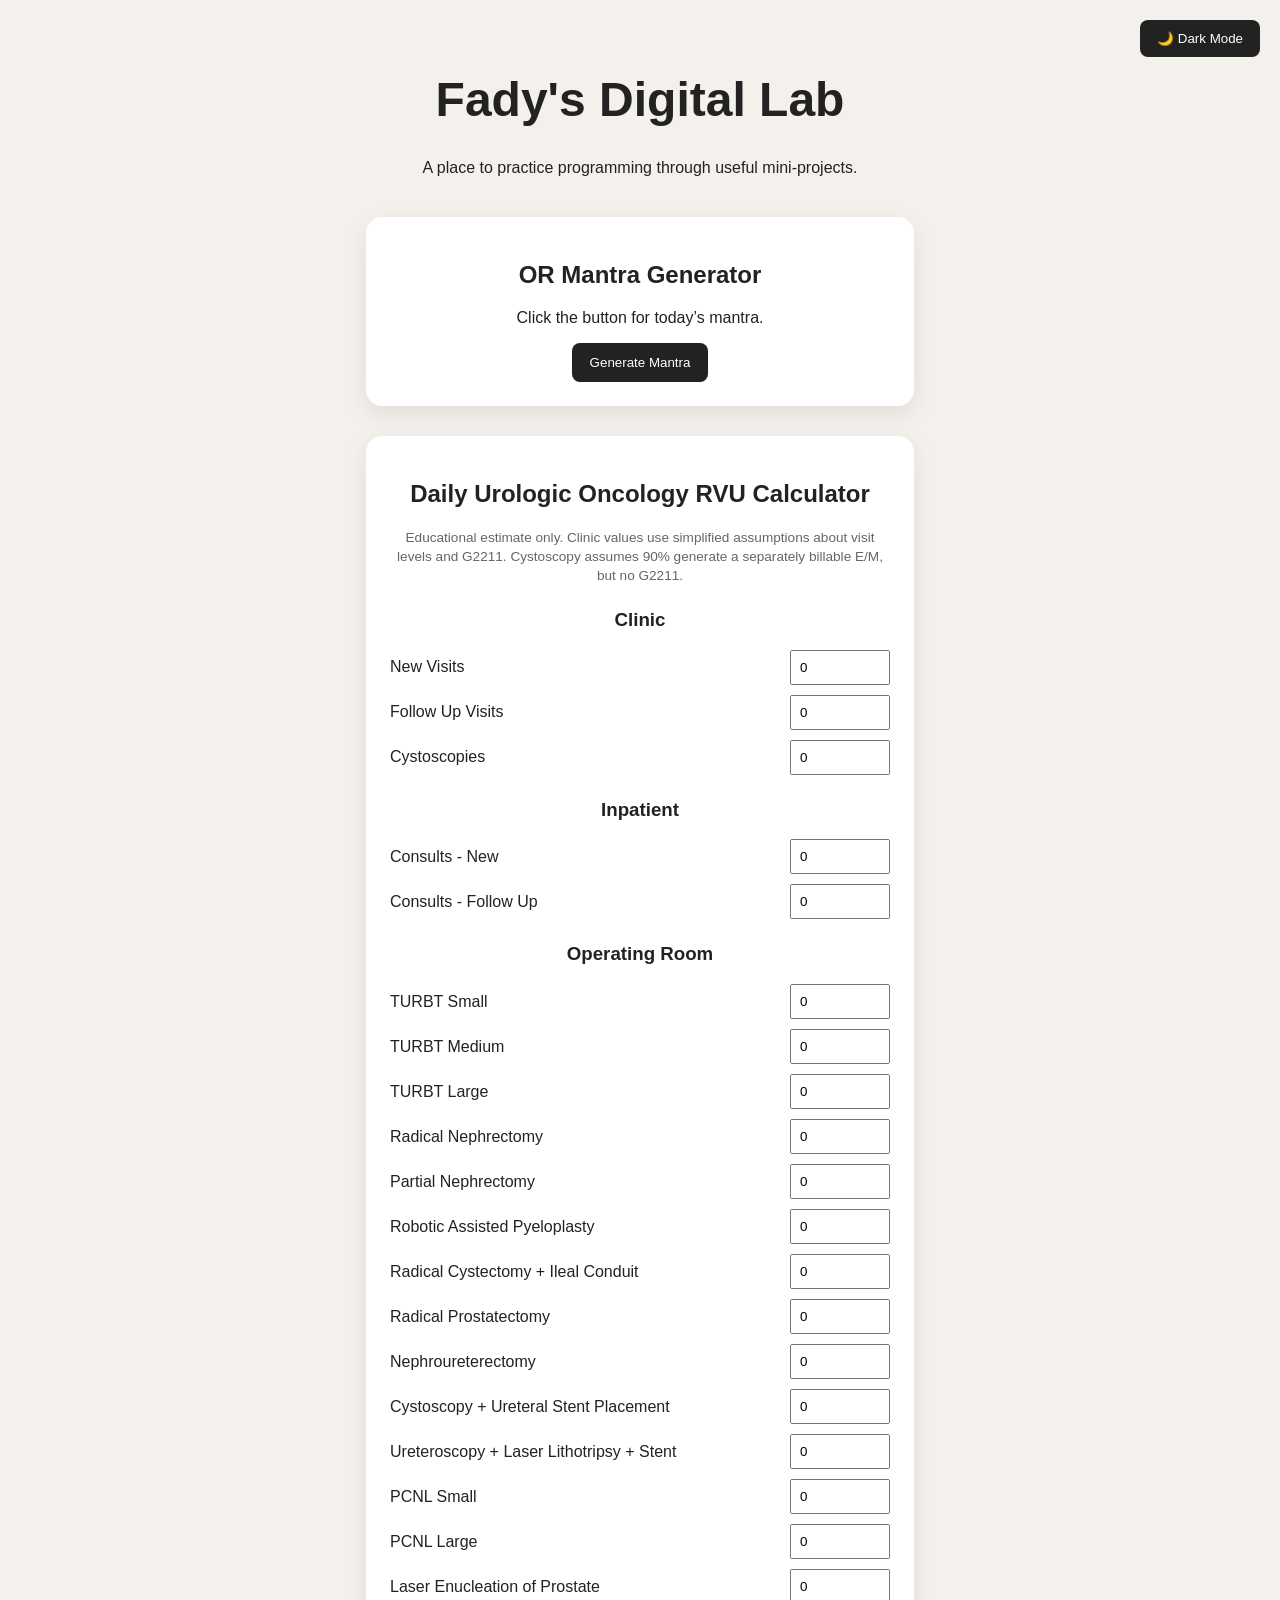
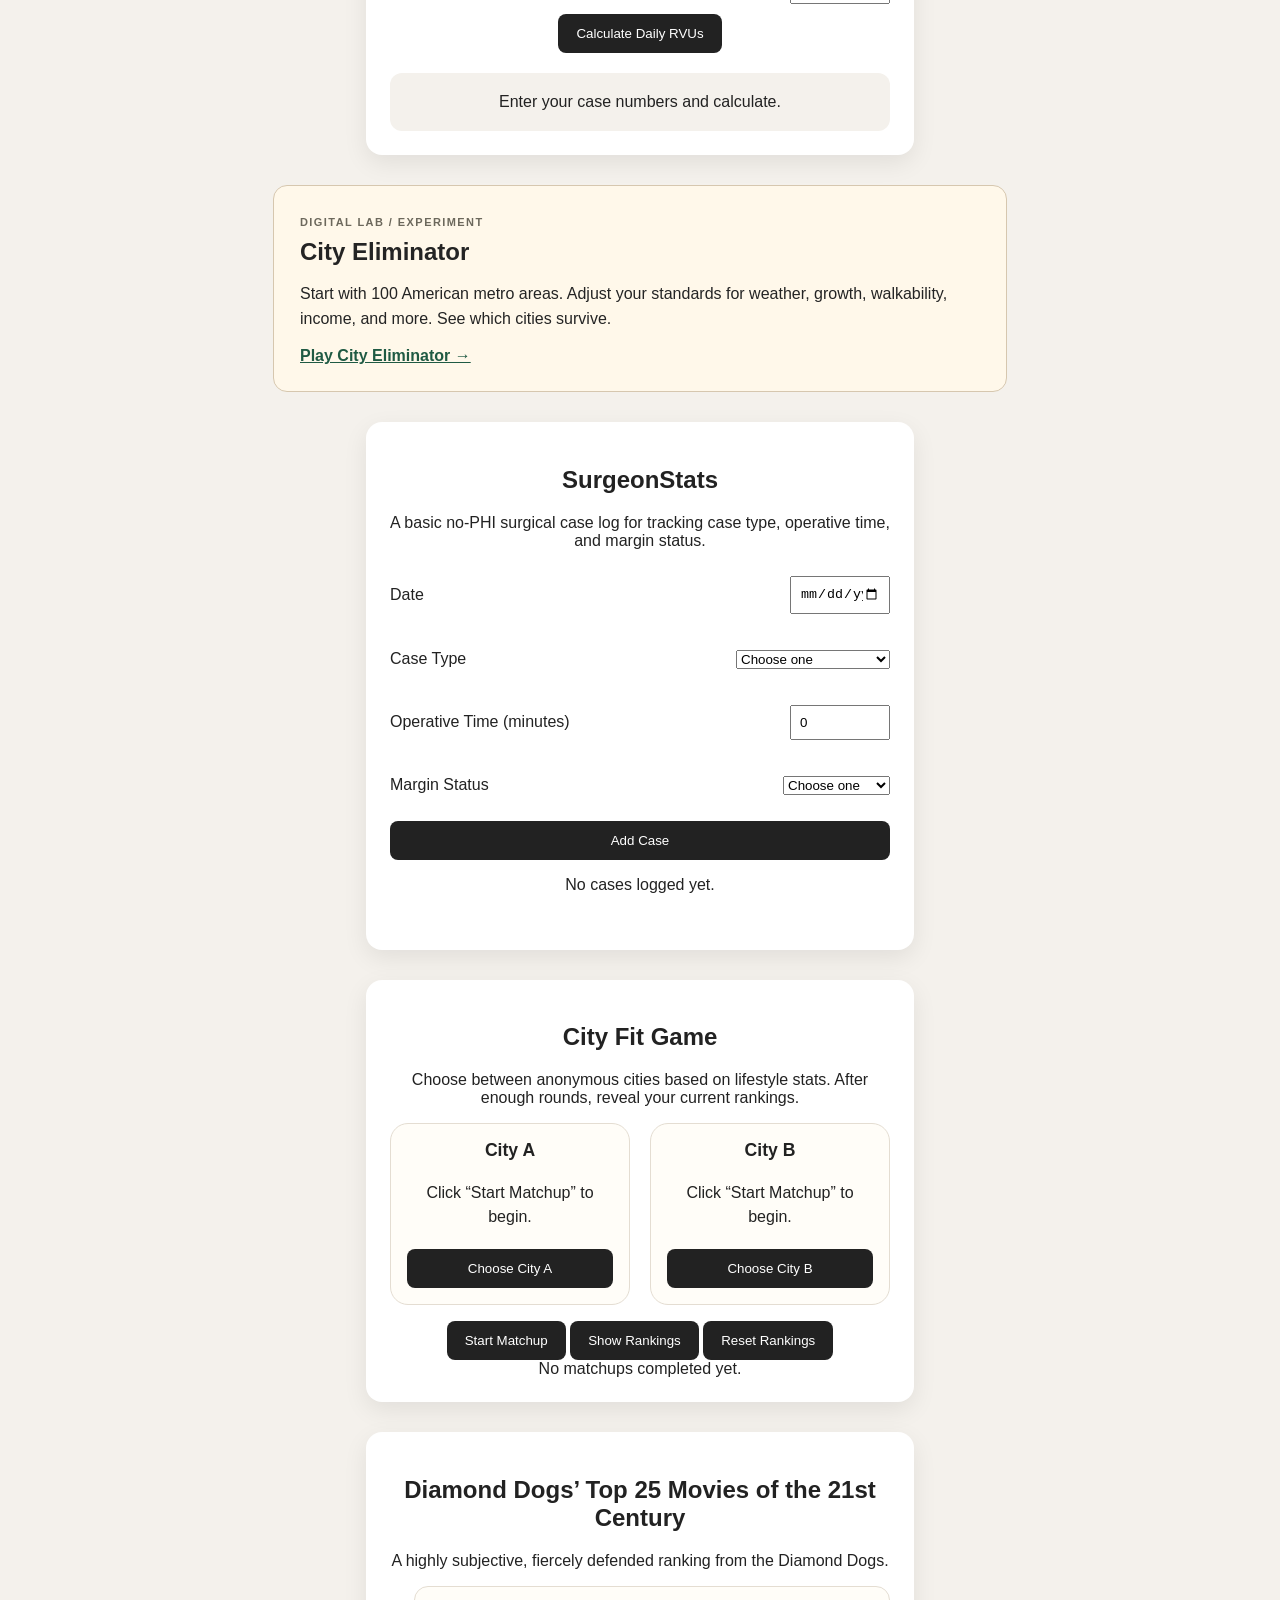
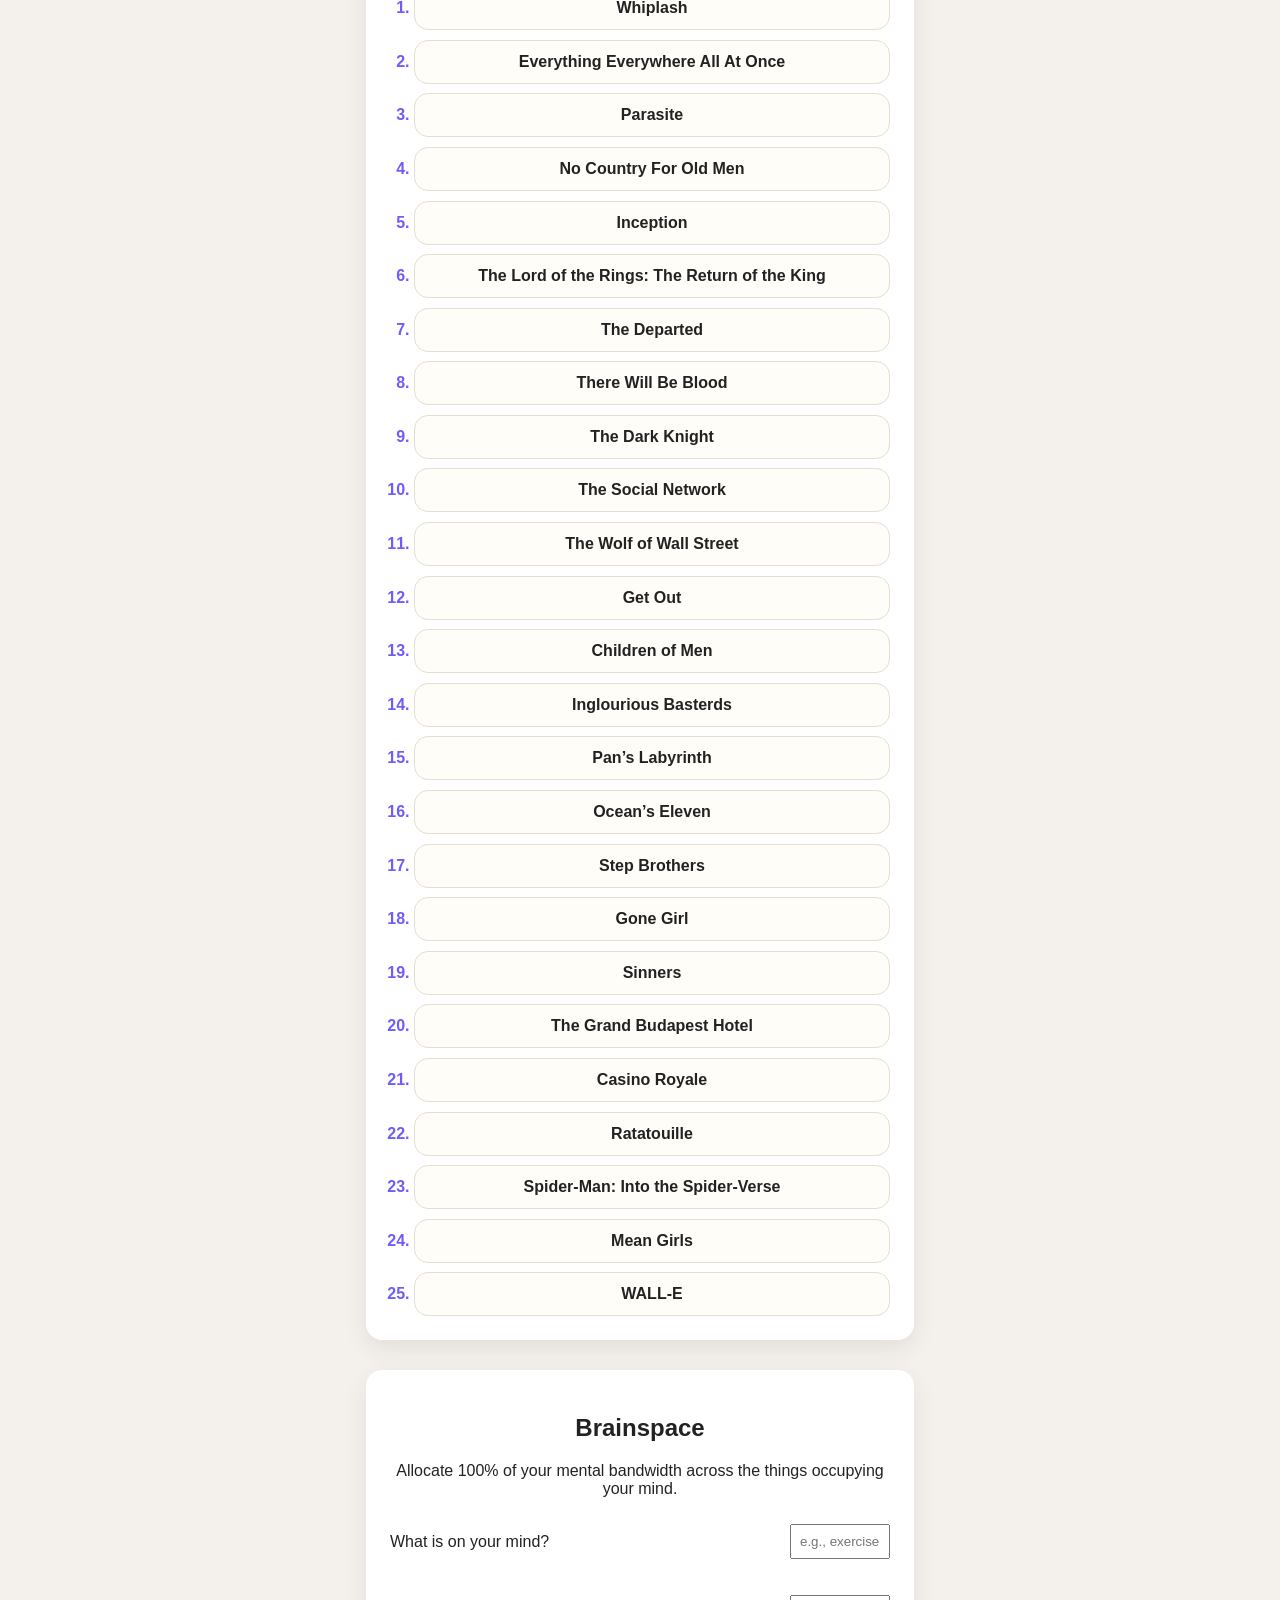
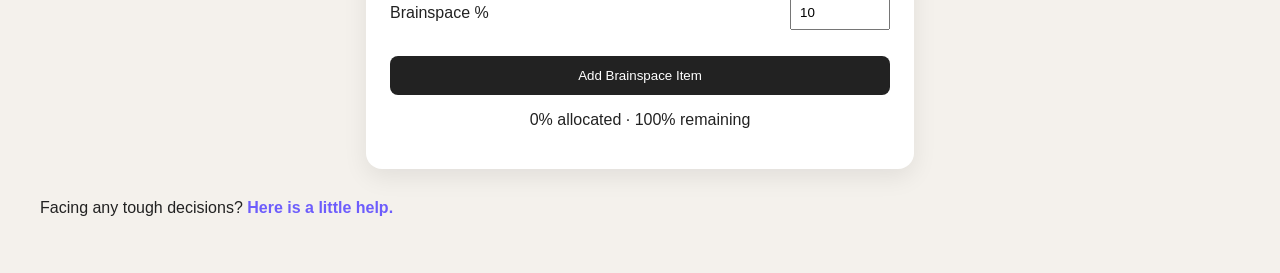
<file: index.html>
<!DOCTYPE html>
<html lang="en">
<head>
  <meta charset="UTF-8" />
  <meta name="viewport" content="width=device-width, initial-scale=1.0" />
  <title>Fady's Digital Lab</title>
  <link rel="stylesheet" href="styles.css" />
</head>
<body>
  <header>
    <h1>Fady's Digital Lab</h1>
    <p>A place to practice programming through useful mini-projects.</p>
  </header>
    <button id="theme-toggle">🌙 Dark Mode</button>
  <main>
<!--Mantra generator card -->
    <section class="card">
       <h2>OR Mantra Generator</h2>
       <img id="mantraImage" style="display: none;" width="300" />
       <p id="mantra">Click the button for today’s mantra.</p>
       <button onclick="generateMantra()">Generate Mantra</button>
    </section>
<!--Urologic Oncology Daily RVU Calculator card -->
    <section class="card">
  <h2>Daily Urologic Oncology RVU Calculator</h2>

  <p class="disclaimer">
    Educational estimate only. Clinic values use simplified assumptions about visit levels and G2211.
    Cystoscopy assumes 90% generate a separately billable E/M, but no G2211.
  </p>

  <h3>Clinic</h3>

  <div class="rvu-row">
    <label for="newVisits">New Visits</label>
    <input type="number" id="newVisits" value="0" min="0">
  </div>

  <div class="rvu-row">
    <label for="followUps">Follow Up Visits</label>
    <input type="number" id="followUps" value="0" min="0">
  </div>

  <div class="rvu-row">
    <label for="cystos">Cystoscopies</label>
    <input type="number" id="cystos" value="0" min="0">
  </div>

  <h3>Inpatient</h3>

  <div class="rvu-row">
    <label for="newConsults">Consults - New</label>
    <input type="number" id="newConsults" value="0" min="0">
  </div>

  <div class="rvu-row">
    <label for="followConsults">Consults - Follow Up</label>
    <input type="number" id="followConsults" value="0" min="0">
  </div>

  <h3>Operating Room</h3>

<div class="rvu-row">
  <label for="turbtSmall">TURBT Small</label>
  <input type="number" id="turbtSmall" value="0" min="0">
</div>

<div class="rvu-row">
  <label for="turbtMedium">TURBT Medium</label>
  <input type="number" id="turbtMedium" value="0" min="0">
</div>

<div class="rvu-row">
  <label for="turbtLarge">TURBT Large</label>
  <input type="number" id="turbtLarge" value="0" min="0">
</div>

<div class="rvu-row">
  <label for="radicalNeph">Radical Nephrectomy</label>
  <input type="number" id="radicalNeph" value="0" min="0">
</div>

<div class="rvu-row">
  <label for="partialNeph">Partial Nephrectomy</label>
  <input type="number" id="partialNeph" value="0" min="0">
</div>

<div class="rvu-row">
  <label for="roboticPyeloplasty">Robotic Assisted Pyeloplasty</label>
  <input type="number" id="roboticPyeloplasty" value="0" min="0">
</div>

<div class="rvu-row">
  <label for="cystectomy">Radical Cystectomy + Ileal Conduit</label>
  <input type="number" id="cystectomy" value="0" min="0">
</div>

<div class="rvu-row">
  <label for="prostatectomy">Radical Prostatectomy</label>
  <input type="number" id="prostatectomy" value="0" min="0">
</div>

<div class="rvu-row">
  <label for="nephroureterectomy">Nephroureterectomy</label>
  <input type="number" id="nephroureterectomy" value="0" min="0">
</div>

<div class="rvu-row">
  <label for="cystoscopyUreteralStent">Cystoscopy + Ureteral Stent Placement</label>
  <input type="number" id="cystoscopyUreteralStent" value="0" min="0">
</div>

<div class="rvu-row">
  <label for="ureteroscopyLaser">Ureteroscopy + Laser Lithotripsy + Stent</label>
  <input type="number" id="ureteroscopyLaser" value="0" min="0">
</div>

<div class="rvu-row">
  <label for="pcnlSmall">PCNL Small</label>
  <input type="number" id="pcnlSmall" value="0" min="0">
</div>

<div class="rvu-row">
  <label for="pcnlLarge">PCNL Large</label>
  <input type="number" id="pcnlLarge" value="0" min="0">
</div>

<div class="rvu-row">
  <label for="laserEnucleation">Laser Enucleation of Prostate</label>
  <input type="number" id="laserEnucleation" value="0" min="0">
</div>
  <button onclick="calculateDailyRVUs()">Calculate Daily RVUs</button>
 
  <div id="dailyRVUResult" class="result-box">
    Enter your case numbers and calculate.
  </div>

</section>

<article class="city-link-card">
  <span class="city-card-kicker">DIGITAL LAB / EXPERIMENT</span>
  <h2>City Eliminator</h2>
  <p>Start with 100 American metro areas. Adjust your standards for weather, growth, walkability, income, and more. See which cities survive.</p>
  <a href="city-game.html">Play City Eliminator →</a>
</article>


<!-- SurgeonStats v0.1-->

<!-- SurgeonStats: basic personal surgical case log -->
<section class="card surgeonstats-card">
  <div class="card-header">
    <div>
      <h2>SurgeonStats</h2>
      <p class="muted">
        A basic no-PHI surgical case log for tracking case type, operative time, and margin status.
      </p>
    </div>
  </div>

  <div class="surgeonstats-form">
    <div class="rvu-row">
      <label for="surgeonstats-date">Date</label>
      <input id="surgeonstats-date" type="date" />
    </div>

    <div class="rvu-row">
      <label for="surgeonstats-case-type">Case Type</label>
      <select id="surgeonstats-case-type">
        <option value="">Choose one</option>
        <option value="Radical prostatectomy">Radical prostatectomy</option>
        <option value="Partial nephrectomy">Partial nephrectomy</option>
        <option value="Radical nephrectomy">Radical nephrectomy</option>
        <option value="Radical cystectomy">Radical cystectomy</option>
        <option value="Nephroureterectomy">Nephroureterectomy</option>
        <option value="RPLND">RPLND</option>
        <option value="Adrenalectomy">Adrenalectomy</option>
        <option value="Other">Other</option>
      </select>
    </div>

    <div class="rvu-row">
      <label for="surgeonstats-op-time">Operative Time (minutes)</label>
      <input id="surgeonstats-op-time" type="number" min="0" value="0" />
    </div>

    <div class="rvu-row">
      <label for="surgeonstats-margin-status">Margin Status</label>
      <select id="surgeonstats-margin-status">
        <option value="">Choose one</option>
        <option value="Negative">Negative</option>
        <option value="Positive">Positive</option>
        <option value="Not applicable">Not applicable</option>
        <option value="Pending">Pending</option>
      </select>
    </div>

    <button id="add-surgeonstats-case-btn" type="button">Add Case</button>
  </div>

  <div id="surgeonstats-summary" class="empty-state">
    No cases logged yet.
  </div>

  <div id="surgeonstats-dashboard" class="surgeonstats-dashboard"></div>

  <div id="surgeonstats-list" class="surgeonstats-list"></div>
</section>

<!-- City Fit Game: anonymous head-to-head city comparison -->
<section class="card city-game-card">
  <div class="card-header">
    <div>
      <h2>City Fit Game</h2>
      <p class="muted">
        Choose between anonymous cities based on lifestyle stats. After enough rounds, reveal your current rankings.
      </p>
    </div>
  </div>

  <div class="city-matchup">
    <div class="city-option">
      <h3>City A</h3>
      <div id="city-a-stats" class="city-stats">
        Click “Start Matchup” to begin.
      </div>
      <button id="choose-city-a-btn" type="button" disabled>Choose City A</button>
    </div>

    <div class="city-option">
      <h3>City B</h3>
      <div id="city-b-stats" class="city-stats">
        Click “Start Matchup” to begin.
      </div>
      <button id="choose-city-b-btn" type="button" disabled>Choose City B</button>
    </div>
  </div>

  <div class="button-row">
    <button id="start-city-matchup-btn" type="button">Start Matchup</button>

    <button id="show-city-results-btn" class="secondary-button" type="button">
      Show Rankings
    </button>

    <button id="reset-city-game-btn" class="danger-button" type="button">
     Reset Rankings
    </button>
  </div>

  <div id="city-game-status" class="empty-state">
    No matchups completed yet.
  </div>

  <div id="city-results" class="city-results hidden"></div>
</section>

<!-- Diamond Dogs movie ranking card -->
 <section class="card movie-ranking-card">
  <div class="card-header">
    <div>
      <h2>Diamond Dogs’ Top 25 Movies of the 21st Century</h2>
      <p class="muted">
        A highly subjective, fiercely defended ranking from the Diamond Dogs.
      </p>
    </div>
  </div>

  <ol class="movie-ranking-list">
    <li><span>Whiplash</span></li>
    <li><span>Everything Everywhere All At Once</span></li>
    <li><span>Parasite</span></li>
    <li><span>No Country For Old Men</span></li>
    <li><span>Inception</span></li>
    <li><span>The Lord of the Rings: The Return of the King</span></li>
    <li><span>The Departed</span></li>
    <li><span>There Will Be Blood</span></li>
    <li><span>The Dark Knight</span></li>
    <li><span>The Social Network</span></li>
    <li><span>The Wolf of Wall Street</span></li>
    <li><span>Get Out</span></li>
    <li><span>Children of Men</span></li>
    <li><span>Inglourious Basterds</span></li>
    <li><span>Pan’s Labyrinth</span></li>
    <li><span>Ocean’s Eleven</span></li>
    <li><span>Step Brothers</span></li>
    <li><span>Gone Girl</span></li>
    <li><span>Sinners</span></li>
    <li><span>The Grand Budapest Hotel</span></li>
    <li><span>Casino Royale</span></li>
    <li><span>Ratatouille</span></li>
    <li><span>Spider-Man: Into the Spider-Verse</span></li>
    <li><span>Mean Girls</span></li>
    <li><span>WALL-E</span></li>
  </ol>
</section>

<!-- Brainspace: mental bandwidth allocation tracker -->
<section class="card brainspace-card">
  <div class="card-header">
    <div>
      <h2>Brainspace</h2>
      <p class="muted">
        Allocate 100% of your mental bandwidth across the things occupying your mind.
      </p>
    </div>
  </div>

  <div class="brainspace-form">
    <div class="rvu-row">
      <label for="brainspace-name">What is on your mind?</label>
      <input id="brainspace-name" type="text" placeholder="e.g., exercise, coding projects, summer plans" />
    </div>

    <div class="rvu-row">
      <label for="brainspace-percent">Brainspace %</label>
      <input id="brainspace-percent" type="number" min="1" max="100" value="10" />
    </div>

    <button id="add-brainspace-item-btn" type="button">Add Brainspace Item</button>
  </div>

  <div id="brainspace-total" class="empty-state">
    0% allocated. Add items until your brainspace totals 100%.
  </div>

  <div id="brainspace-list" class="brainspace-list"></div>
</section>

  </main>

<footer class="site-footer">
  <div class="container">
    <p>Facing any tough decisions? 
      <a href="https://decision-lab.fadybaky-1.workers.dev/" target="_blank" rel="noopener noreferrer">
        Here is a little help.
      </a>
    </p> 
  </div>
</footer>

  <script src="app.js"></script>

</body>
</html>
</file>
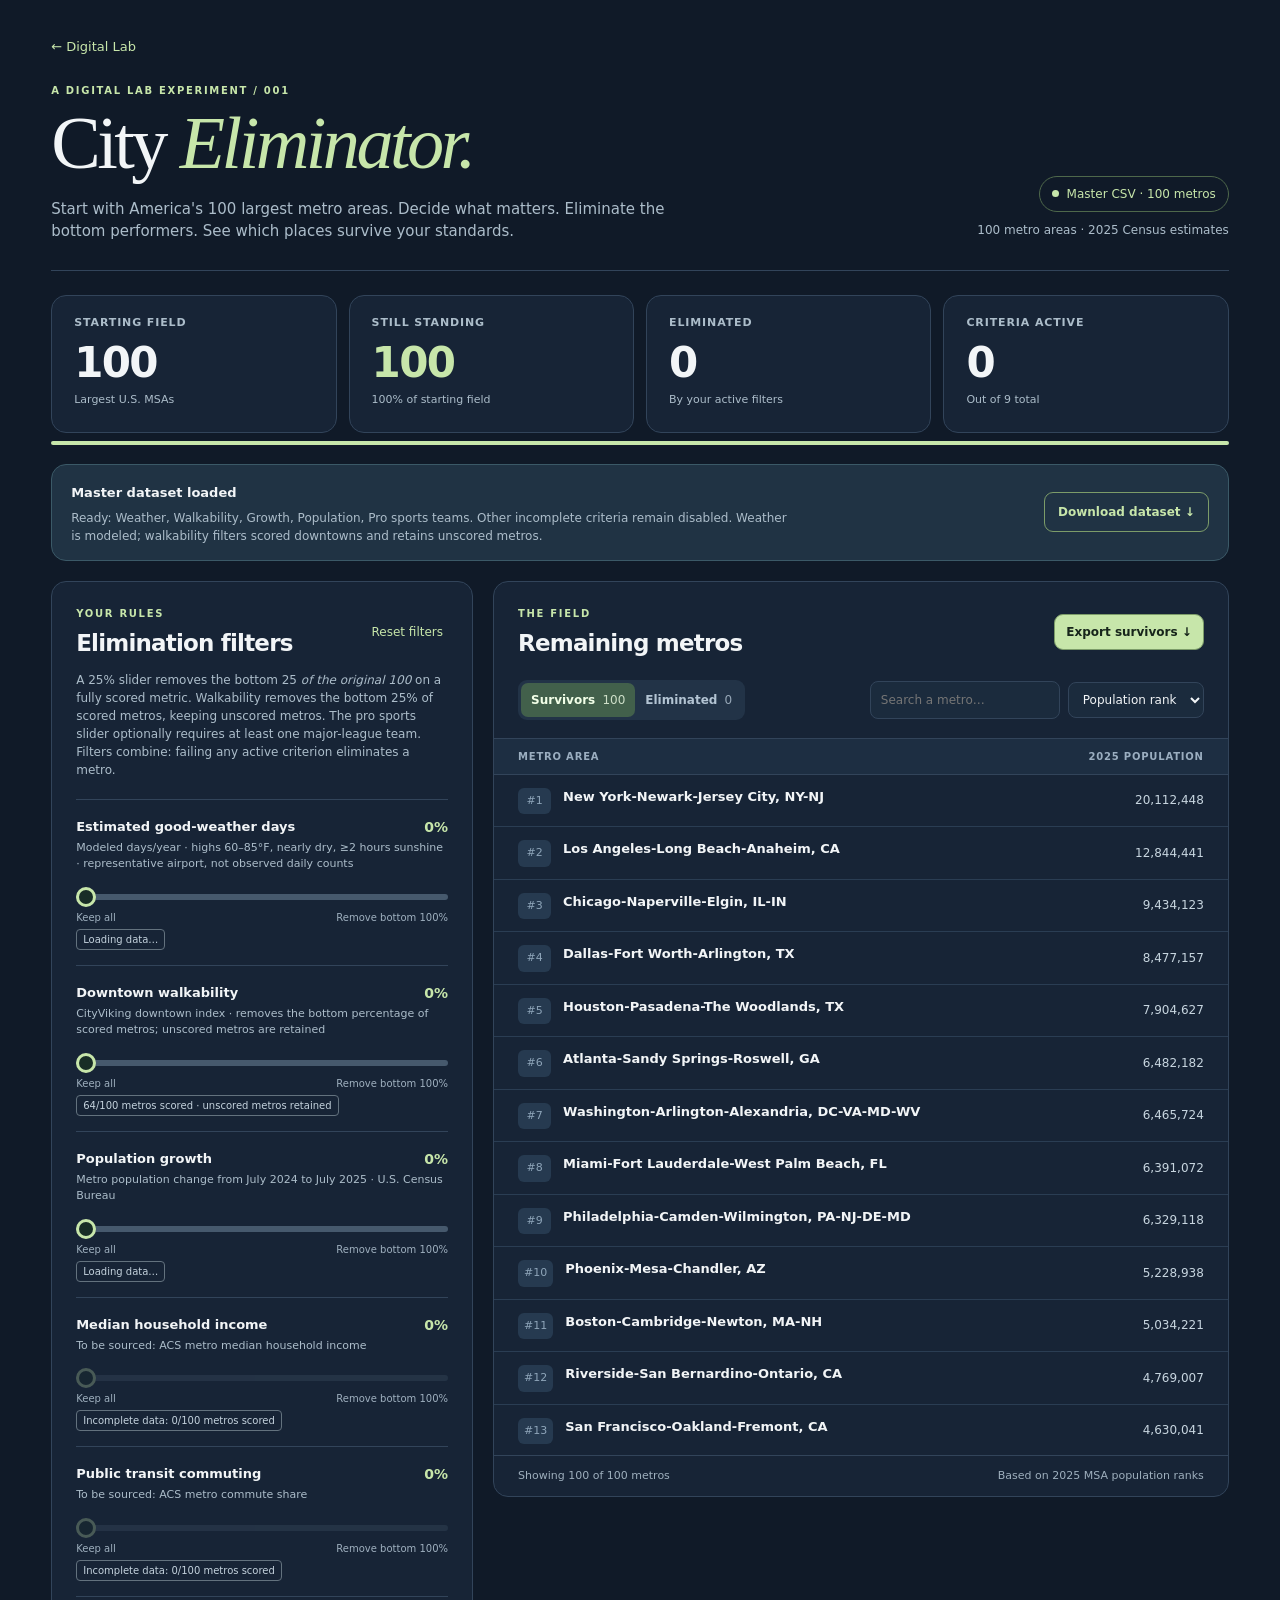
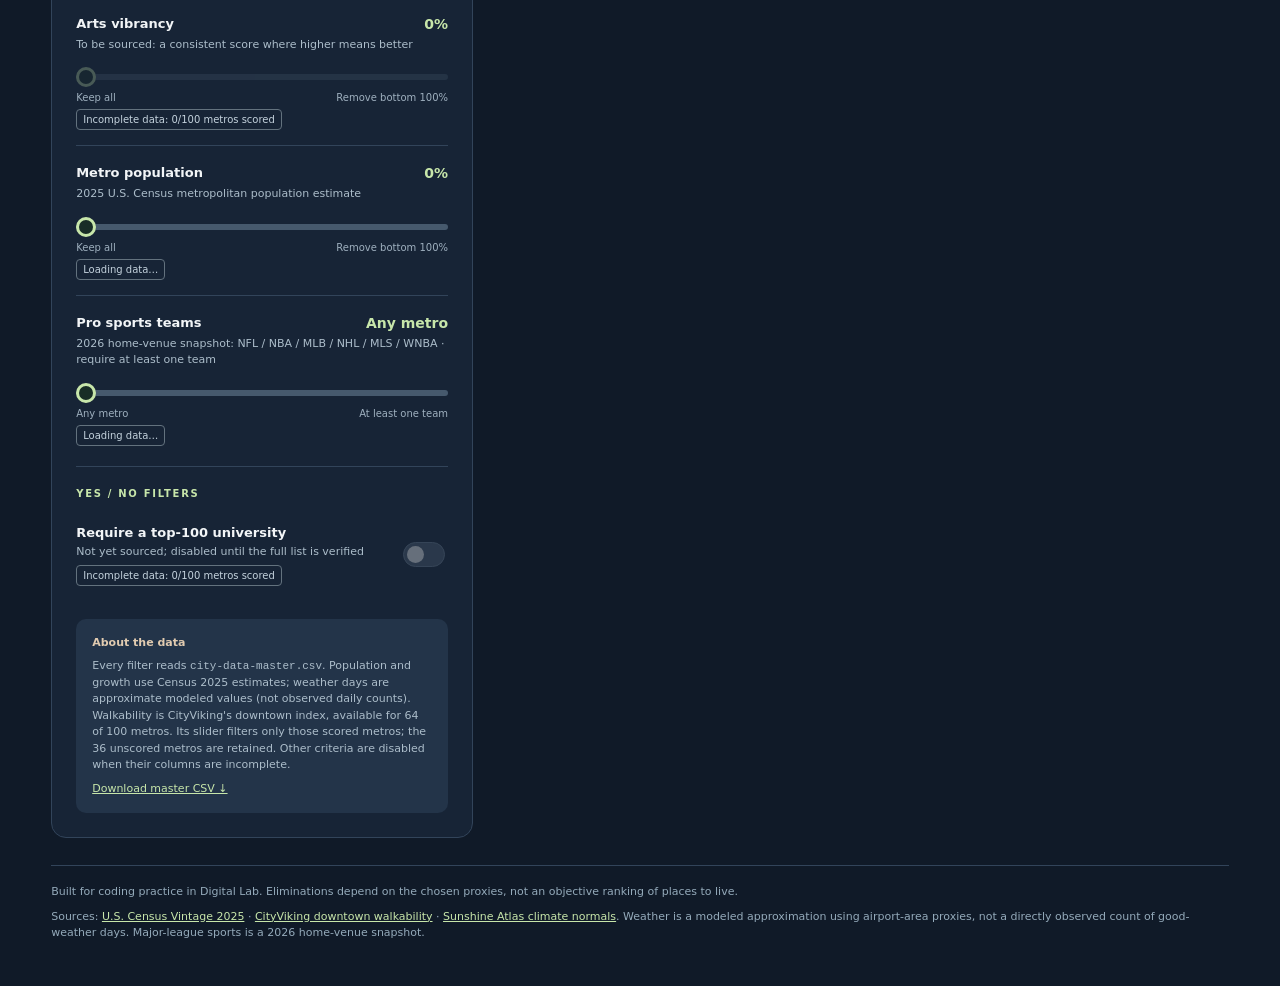
<file: city-game.html>
<!doctype html>
<html lang="en">
<head>
  <meta charset="utf-8" />
  <meta name="viewport" content="width=device-width, initial-scale=1" />
  <meta name="theme-color" content="#101a28" />
  <title>City Eliminator | Digital Lab</title>
  <link rel="stylesheet" href="city-game.css" />
  <script defer src="city-game.js"></script>
</head>
<body>
  <div class="app-shell">
    <header class="masthead">
      <div>
        <a class="back-link" href="index.html">← Digital Lab</a>
        <p class="eyebrow">A DIGITAL LAB EXPERIMENT / 001</p>
        <h1>City <em>Eliminator.</em></h1>
        <p class="intro">Start with America's 100 largest metro areas. Decide what matters. Eliminate the bottom performers. See which places survive your standards.</p>
      </div>
      <div class="masthead-aside">
        <div class="data-status"><span class="status-dot"></span><span id="data-mode-label">Verified population + sports data</span></div>
        <p>100 metro areas · 2025 Census estimates</p>
      </div>
    </header>

    <section class="hero-stats" aria-label="Results summary">
      <div class="stat"><span class="stat-label">Starting field</span><strong id="initial-count">100</strong><span class="stat-caption">Largest U.S. MSAs</span></div>
      <div class="stat"><span class="stat-label">Still standing</span><strong id="survivor-count">100</strong><span class="stat-caption" id="survivor-percent">100% of starting field</span></div>
      <div class="stat"><span class="stat-label">Eliminated</span><strong id="eliminated-count">0</strong><span class="stat-caption">By your active filters</span></div>
      <div class="stat"><span class="stat-label">Criteria active</span><strong id="active-count">0</strong><span class="stat-caption">Out of 9 total</span></div>
      <div class="survival-track" aria-hidden="true"><div id="survival-fill"></div></div>
    </section>

    <div class="mode-banner" id="mode-banner" role="status">
      <div>
        <strong id="mode-title">Loading master dataset…</strong>
        <p id="mode-description">Reading city-data-master.csv. Growth, weather, population, and sports can be filtered when their data are complete.</p>
      </div>
      <div class="mode-actions">
        <a class="button ghost" href="city-data-master.csv" download>Download dataset ↓</a>
      </div>
    </div>

    <main class="workspace">
      <section class="filters-panel" aria-labelledby="filters-title">
        <div class="panel-heading">
          <div><p class="eyebrow">YOUR RULES</p><h2 id="filters-title">Elimination filters</h2></div>
          <button id="reset-button" class="link-button" type="button">Reset filters</button>
        </div>
        <p class="subhead">A 25% slider removes the bottom 25 <em>of the original 100</em> on a fully scored metric. Walkability removes the bottom 25% of scored metros, keeping unscored metros. The pro sports slider optionally requires at least one major-league team. Filters combine: failing any active criterion eliminates a metro.</p>
        <div id="numeric-filters" class="filter-stack"></div>
        <div class="binary-section">
          <p class="eyebrow">YES / NO FILTERS</p>
          <div id="binary-filters"></div>
        </div>
        <div class="panel-footnote">
          <strong>About the data</strong>
          <p>Every filter reads <code>city-data-master.csv</code>. Population and growth use Census 2025 estimates; weather days are approximate modeled values (not observed daily counts). Walkability is CityViking's downtown index, available for 64 of 100 metros. Its slider filters only those scored metros; the 36 unscored metros are retained. Other criteria are disabled when their columns are incomplete.</p>
          <a href="city-data-master.csv" download>Download master CSV ↓</a>
        </div>
      </section>

      <section class="results-panel" aria-labelledby="results-title">
        <div class="panel-heading results-heading">
          <div><p class="eyebrow">THE FIELD</p><h2 id="results-title">Remaining metros</h2></div>
          <button id="export-button" class="button small" type="button">Export survivors ↓</button>
        </div>
        <div class="results-toolbar">
          <div class="tabs" role="group" aria-label="View cities">
            <button class="tab active" type="button" data-view="survivors" aria-pressed="true">Survivors <span id="survivors-tab-count">100</span></button>
            <button class="tab" type="button" data-view="eliminated" aria-pressed="false">Eliminated <span id="eliminated-tab-count">0</span></button>
          </div>
          <div class="search-sort">
            <label class="sr-only" for="city-search">Search metro areas</label>
            <input id="city-search" type="search" placeholder="Search a metro…" />
            <label class="sr-only" for="sort-metros">Sort cities</label>
            <select id="sort-metros"><option value="rank">Population rank</option><option value="name">Alphabetically</option></select>
          </div>
        </div>
        <div class="table-head"><span>Metro area</span><span>2025 population</span></div>
        <ol id="metro-results" class="metro-list" aria-live="polite"></ol>
        <div id="no-results" class="empty-state" hidden>No cities match these filters. Try easing one of your criteria or clearing the search.</div>
        <footer class="results-footer"><span id="showing-count">Showing 100 metros</span><span>Based on 2025 MSA population ranks</span></footer>
      </section>
    </main>
    <footer class="site-footer">
      <p>Built for coding practice in Digital Lab. Eliminations depend on the chosen proxies, not an objective ranking of places to live.</p>
      <p>Sources: <a href="https://www.census.gov/data/datasets/time-series/demo/popest/2020s-total-metro-and-micro-statistical-areas.html" target="_blank" rel="noopener noreferrer">U.S. Census Vintage 2025</a> · <a href="https://cityviking.com/data-studies/most-walkable-us-cities/" target="_blank" rel="noopener noreferrer">CityViking downtown walkability</a> · <a href="https://sunshineatlas.com/data/" target="_blank" rel="noopener noreferrer">Sunshine Atlas climate normals</a>. Weather is a modeled approximation using airport-area proxies, not a directly observed count of good-weather days. Major-league sports is a 2026 home-venue snapshot.</p>
    </footer>
  </div>
</body>
</html>
</file>
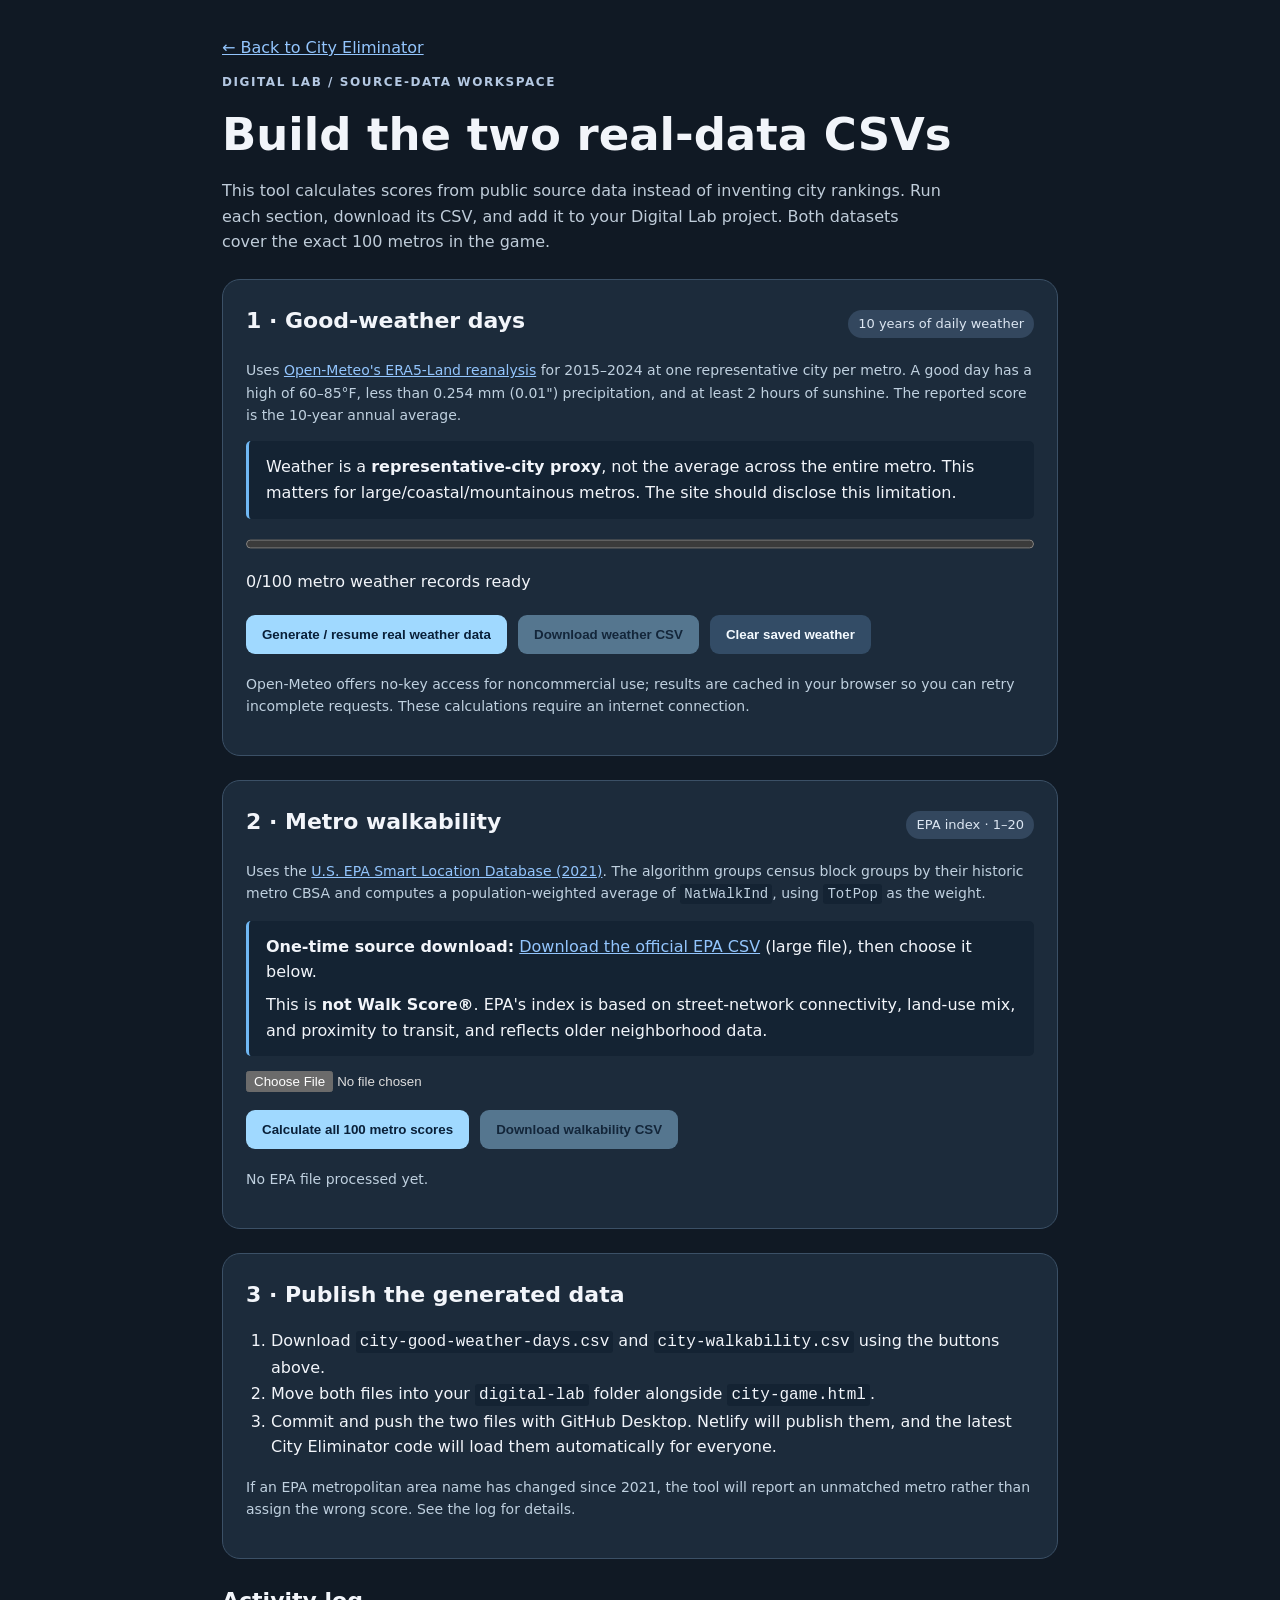
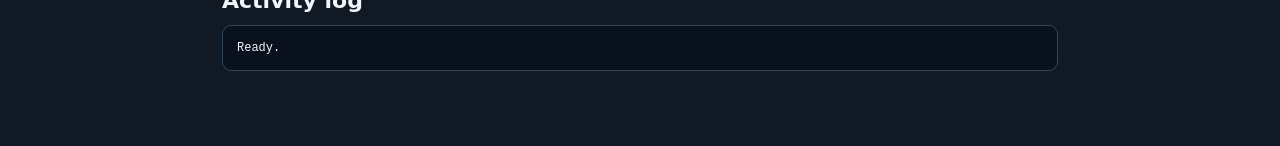
<file: metrics-generator.html>
<!doctype html>
<html lang="en">
<head>
  <meta charset="utf-8"/><meta name="viewport" content="width=device-width,initial-scale=1"/>
  <title>City Eliminator · Build real metro data</title>
  <style>
    :root{color-scheme:dark;font:16px/1.6 system-ui,-apple-system,BlinkMacSystemFont,"Segoe UI",sans-serif;background:#101924;color:#f2f5fa}
    *{box-sizing:border-box} body{margin:0 auto;max-width:880px;padding:35px 22px 80px}
    a{color:#93c5fd}h1{font-size:clamp(29px,6vw,45px);line-height:1.12;margin:18px 0}h2{font-size:22px;margin:0 0 7px}
    .eyebrow{text-transform:uppercase;letter-spacing:.13em;font-size:12px;font-weight:700;color:#b4c8e2}
    .subtitle{color:#bfccd9;max-width:720px}.panel{background:#1c2b3b;border:1px solid #3b5066;border-radius:18px;padding:23px;margin:24px 0}
    .pill{border-radius:99px;background:#33475e;padding:4px 10px;font-size:13px;color:#dce6f2;white-space:nowrap}
    .flex{display:flex;justify-content:space-between;align-items:center;gap:16px;flex-wrap:wrap}
    .description{color:#bfd0df;font-size:14px}button{background:#a0d9ff;color:#092039;font-weight:750;border:0;border-radius:9px;padding:12px 16px;cursor:pointer;margin:5px 6px 5px 0}
    button.secondary{background:#334c66;color:#f4faff}button:disabled{opacity:.43;cursor:not-allowed}input[type=file]{display:block;margin:13px 0;max-width:100%;color:#ddd}progress{display:block;width:100%;height:18px;margin:16px 0}
    .hint{background:#142333;border-left:3px solid #70b8f4;padding:13px 17px;margin:15px 0;border-radius:5px}.hint p{margin:0 0 7px}.hint p:last-child{margin:0}
    #log{background:#08111d;border:1px solid #31465b;padding:12px 14px;border-radius:9px;max-height:260px;overflow-y:auto;white-space:pre-wrap;overflow-wrap:anywhere;font:12px/1.7 ui-monospace,SFMono-Regular,Consolas,monospace}
    .error{color:#ffb1b1}.success{color:#8ef0b1}ol{padding-left:25px}code{background:#142333;padding:2px 4px;border-radius:3px}
  </style>
  <script defer src="metros.js"></script><script defer src="metro-locations.js"></script><script defer src="metrics-generator.js"></script>
</head>
<body>
  <a href="city-game.html">← Back to City Eliminator</a>
  <p class="eyebrow">Digital Lab / Source-data workspace</p>
  <h1>Build the two real-data CSVs</h1>
  <p class="subtitle">This tool calculates scores from public source data instead of inventing city rankings. Run each section, download its CSV, and add it to your Digital Lab project. Both datasets cover the exact 100 metros in the game.</p>

  <section class="panel" aria-labelledby="weather-heading">
    <div class="flex"><h2 id="weather-heading">1 · Good-weather days</h2><span class="pill">10 years of daily weather</span></div>
    <p class="description">Uses <a href="https://open-meteo.com/en/docs/historical-weather-api" target="_blank" rel="noopener">Open-Meteo's ERA5-Land reanalysis</a> for 2015–2024 at one representative city per metro. A good day has a high of 60–85°F, less than 0.254 mm (0.01") precipitation, and at least 2 hours of sunshine. The reported score is the 10-year annual average.</p>
    <div class="hint">Weather is a <strong>representative-city proxy</strong>, not the average across the entire metro. This matters for large/coastal/mountainous metros. The site should disclose this limitation.</div>
    <progress id="weather-progress" max="100" value="0"></progress><p id="weather-status" aria-live="polite">0/100 metro weather records ready</p>
    <button id="weather-run" type="button">Generate / resume real weather data</button>
    <button id="weather-download" type="button" disabled>Download weather CSV</button>
    <button id="weather-reset" type="button" class="secondary">Clear saved weather</button>
    <p class="description">Open-Meteo offers no-key access for noncommercial use; results are cached in your browser so you can retry incomplete requests. These calculations require an internet connection.</p>
  </section>

  <section class="panel" aria-labelledby="walk-heading">
    <div class="flex"><h2 id="walk-heading">2 · Metro walkability</h2><span class="pill">EPA index · 1–20</span></div>
    <p class="description">Uses the <a href="https://www.epa.gov/smartgrowth/smart-location-mapping" target="_blank" rel="noopener">U.S. EPA Smart Location Database (2021)</a>. The algorithm groups census block groups by their historic metro CBSA and computes a population-weighted average of <code>NatWalkInd</code>, using <code>TotPop</code> as the weight.</p>
    <div class="hint"><p><strong>One-time source download:</strong> <a href="https://edg.epa.gov/EPADataCommons/public/OA/EPA_SmartLocationDatabase_V3_Jan_2021_Final.csv" target="_blank" rel="noopener">Download the official EPA CSV</a> (large file), then choose it below.</p><p>This is <strong>not Walk Score®</strong>. EPA's index is based on street-network connectivity, land-use mix, and proximity to transit, and reflects older neighborhood data.</p></div>
    <input id="epa-file" type="file" accept=".csv,text/csv" aria-label="Choose official EPA 2021 CSV" />
    <button id="epa-run" type="button">Calculate all 100 metro scores</button>
    <button id="walk-download" type="button" disabled>Download walkability CSV</button>
    <p class="description" id="epa-status" aria-live="polite">No EPA file processed yet.</p>
  </section>

  <section class="panel">
    <h2>3 · Publish the generated data</h2>
    <ol>
      <li>Download <code>city-good-weather-days.csv</code> and <code>city-walkability.csv</code> using the buttons above.</li>
      <li>Move both files into your <code>digital-lab</code> folder alongside <code>city-game.html</code>.</li>
      <li>Commit and push the two files with GitHub Desktop. Netlify will publish them, and the latest City Eliminator code will load them automatically for everyone.</li>
    </ol>
    <p class="description">If an EPA metropolitan area name has changed since 2021, the tool will report an unmatched metro rather than assign the wrong score. See the log for details.</p>
  </section>
  <h2>Activity log</h2><div id="log" aria-live="polite">Ready.</div>
</body>
</html>
</file>
<file: styles.css>
/* Shared design tokens. Theme-specific colors are overridden below. */
:root {
  --accent: #6d5dfc;
  --accent-light: #e8e5ff;
  --border: #e4ddd2;
  --muted: #666;
  --text: #222;
  --background: #f4f1ec;
  --surface: #fff;
  --surface-nested: #fffdf8;
  --surface-result: var(--background);
  --button-background: #222;
  --button-hover: #444;
  --button-text: #fff;
  --toggle-background: var(--button-background);
  --toggle-hover: var(--button-hover);
  --toggle-border: transparent;
  --font-family: Arial, sans-serif;
  --font-size-small: 0.85rem;
  --space-xs: 4px;
  --space-sm: 8px;
  --space-md: 12px;
  --space-lg: 16px;
  --space-xl: 20px;
  --space-2xl: 24px;
  --space-3xl: 40px;
  --radius-sm: 8px;
  --radius-md: 12px;
  --radius-panel: 14px;
  --radius-lg: 16px;
  --radius-option: 18px;
  --radius-pill: 999px;
  --card-max-width: 500px;
  --card-shadow: 0 8px 24px rgba(0, 0, 0, 0.08);
}

body.dark-mode {
  --accent: #a99fff;
  --accent-light: #383254;
  --border: #718096;
  --muted: #cbd5e0;
  --text: #f7fafc;
  --background: #171923;
  --surface: #2d3748;
  --surface-nested: #1a202c;
  --surface-result: var(--surface-nested);
  --toggle-background: #4a5568;
  --toggle-hover: #5a6578;
  --toggle-border: var(--border);
  color-scheme: dark;
}

header {
  text-align: center;
  margin-bottom: var(--space-3xl);
}

body {
  font-family: var(--font-family);
  background: var(--background);
  color: var(--text);
  margin: 0;
  padding: var(--space-3xl);
}

#theme-toggle {
  position: fixed;
  top: var(--space-xl);
  right: var(--space-xl);
  z-index: 1000;
  background: var(--toggle-background);
  border: 1px solid var(--toggle-border);
  padding: 10px var(--space-lg);
  border-radius: var(--radius-sm);
  cursor: pointer;
}

#theme-toggle:hover {
  background: var(--toggle-hover);
}

h1 {
  font-size: 3rem;
}

.card {
  background: var(--surface);
  max-width: var(--card-max-width);
  margin: 30px auto;
  padding: var(--space-2xl);
  border-radius: var(--radius-lg);
  box-shadow: var(--card-shadow);
  text-align: center;
}

button {
  padding: var(--space-md) 18px;
  border: none;
  border-radius: var(--radius-sm);
  background: var(--button-background);
  color: var(--button-text);
  cursor: pointer;
}

button:hover {
  background: var(--button-hover);
}

.hidden {
  display: none !important;
}

#mantraImage {
  display: block;
  margin: 0 auto;
  width: 100%;
  max-width: 300px;
  border-radius: var(--radius-md);
  margin-bottom: 15px;
}

.rvu-row {
  display: flex;
  justify-content: space-between;
  align-items: center;
  gap: var(--space-md);
  margin: 10px 0;
}

.rvu-row label {
  text-align: left;
  flex: 1;
}

.rvu-row input {
  width: 80px;
  padding: var(--space-sm);
}

.disclaimer {
  font-size: var(--font-size-small);
  color: var(--muted);
  line-height: 1.4;
}

.result-box {
  margin-top: var(--space-xl);
  padding: var(--space-lg);
  background: var(--surface-result);
  border-radius: var(--radius-md);
  line-height: 1.6;
}

h3 {
  margin-top: var(--space-2xl);
}

.surgeonstats-card,
.city-game-card,
.movie-ranking-card,
.brainspace-card {
  grid-column: span 2;
}

.surgeonstats-form,
.brainspace-form {
  display: grid;
  gap: var(--space-lg);
  margin-bottom: var(--space-lg);
}

.surgeonstats-dashboard {
  display: grid;
  gap: var(--space-lg);
  margin-top: var(--space-lg);
  text-align: left;
}

.surgeonstats-metric-grid {
  display: grid;
  grid-template-columns: repeat(2, 1fr);
  gap: var(--space-md);
}

.surgeonstats-metric,
.surgeonstats-analytics-panel {
  border: 1px solid var(--border);
  border-radius: var(--radius-panel);
  padding: 0.9rem var(--space-lg);
  background: var(--surface-nested);
}

.surgeonstats-metric-label {
  color: var(--muted);
  font-size: var(--font-size-small);
  font-weight: 700;
  margin-bottom: 0.35rem;
}

.surgeonstats-metric-value {
  color: var(--text);
  font-size: 1.4rem;
  font-weight: 900;
}

.surgeonstats-analytics-grid {
  display: grid;
  gap: var(--space-md);
}

.surgeonstats-analytics-panel h3 {
  margin: 0 0 var(--space-md);
}

.surgeonstats-stat-row {
  display: flex;
  justify-content: space-between;
  gap: var(--space-lg);
  border-bottom: 1px solid var(--border);
  padding: 0.45rem 0;
}

.surgeonstats-stat-row:last-child {
  border-bottom: none;
}

.surgeonstats-list,
.brainspace-list {
  display: grid;
  gap: var(--space-md);
  margin-top: var(--space-lg);
}

.surgeonstats-case,
.brainspace-item {
  border: 1px solid var(--border);
  border-radius: var(--radius-lg);
  padding: 0.9rem var(--space-lg);
  background: var(--surface-nested);
}

.surgeonstats-case-topline {
  display: flex;
  justify-content: space-between;
  gap: var(--space-lg);
  font-weight: 900;
  margin-bottom: 0.4rem;
}

.surgeonstats-case-meta {
  color: var(--muted);
  line-height: 1.5;
}

.surgeonstats-card ul {
  margin: var(--space-sm) 0 0;
  padding-left: var(--space-xl);
}

.surgeonstats-card li {
  margin-bottom: var(--space-xs);
}

.surgeonstats-case button {
  margin-top: var(--space-md);
}

.city-matchup {
  display: grid;
  grid-template-columns: 1fr 1fr;
  gap: var(--space-xl);
  margin-bottom: var(--space-lg);
}

.city-option {
  border: 1px solid var(--border);
  border-radius: var(--radius-option);
  padding: var(--space-lg);
  background: var(--surface-nested);
  display: grid;
  gap: var(--space-xl);
}

.city-option h3 {
  margin: 0;
  font-size: 1.1rem;
}

.city-stats {
  display: grid;
  gap: var(--space-sm);
  color: var(--text);
  line-height: 1.5;
}

.city-stat-row {
  display: flex;
  justify-content: space-between;
  gap: var(--space-lg);
  border-bottom: 1px solid var(--border);
  padding-bottom: 0.35rem;
}

.city-stat-label {
  color: var(--muted);
  font-weight: 700;
}

.city-results {
  margin-top: var(--space-lg);
  display: grid;
  gap: 0.65rem;
}

.city-result-row {
  display: flex;
  justify-content: space-between;
  gap: var(--space-lg);
  border: 1px solid var(--border);
  border-radius: var(--radius-panel);
  padding: var(--space-md) var(--space-lg);
  background: var(--surface-nested);
}

.site-footer a {
  color: var(--accent);
  font-weight: 800;
  text-decoration: none;
}

.site-footer a:hover {
  text-decoration: underline;
}

.movie-ranking-list {
  display: grid;
  gap: 0.6rem;
  margin: 0;
  padding-left: var(--space-2xl);
}

.movie-ranking-list li {
  padding: var(--space-md) var(--space-lg);
  border: 1px solid var(--border);
  border-radius: var(--radius-panel);
  background: var(--surface-nested);
  font-weight: 800;
}

.movie-ranking-list li::marker {
  color: var(--accent);
  font-weight: 900;
}

.movie-ranking-list span {
  color: var(--text);
}

.brainspace-item-topline {
  display: flex;
  justify-content: space-between;
  gap: var(--space-lg);
  font-weight: 900;
  margin-bottom: var(--space-sm);
}

.brainspace-bar-track {
  height: var(--space-md);
  background: var(--accent-light);
  border-radius: var(--radius-pill);
  overflow: hidden;
}

.brainspace-bar-fill {
  height: 100%;
  background: var(--accent);
  border-radius: var(--radius-pill);
}

.brainspace-actions {
  display: flex;
  gap: var(--space-sm);
  margin-top: var(--space-md);
  flex-wrap: wrap;
}

/* Nested surfaces inherit the active theme. */
body.dark-mode .card .card,
body.dark-mode .result,
body.dark-mode .total {
  background: var(--surface-result);
  color: var(--text);
}

body.dark-mode input,
body.dark-mode select {
  background: var(--surface-nested);
  color: var(--text);
  border: 1px solid var(--border);
}

@media (max-width: 800px) {
  .surgeonstats-card,
  .city-game-card,
  .movie-ranking-card,
  .brainspace-card {
    grid-column: span 1;
  }

  .surgeonstats-metric-grid,
  .city-matchup {
    grid-template-columns: 1fr;
  }

  .brainspace-item button {
    margin-top: var(--space-md);
  }
}

/* Paste at the BOTTOM of your existing styles.css. */
.city-link-card {
  padding: 26px;
  margin: 22px auto;
  border-radius: 14px;
  border: 1px solid #d6c7af;
  background: #fff8ea;
  color: #242424;
  max-width: 680px;
}
.city-link-card .city-card-kicker {
  font-size: 11px;
  letter-spacing: .13em;
  color: #6c685c;
  font-weight: 700;
}
.city-link-card h2 { margin: 8px 0; }
.city-link-card p { line-height: 1.55; }
.city-link-card a { color: #1f5a43; font-weight: bold; }
body.dark-mode .city-link-card {
  background: #273647;
  color: #f4f7fa;
  border-color: #516578;
}
body.dark-mode .city-link-card .city-card-kicker { color: #c3d3da; }
body.dark-mode .city-link-card a { color: #b9e6c4; }
</file>
<file: city-game.css>
:root {
  color-scheme: dark;
  --bg:#101a28; --panel:#172436; --panel-soft:#1c2d41; --border:#32445a;
  --text:#f2f5f7; --muted:#acbdca; --accent:#c7e6aa; --accent-deep:#7c9c69;
  --sand:#e1cbb0; --danger:#e8aa9d; --radius:15px;
}
* { box-sizing: border-box; }
body { margin:0; min-height:100vh; background:var(--bg); color:var(--text); font-family:Inter,ui-sans-serif,system-ui,-apple-system,"Segoe UI",sans-serif; line-height:1.5; }
a { color:inherit; }
button, select, input { font:inherit; }
button { cursor:pointer; }
button:focus-visible,input:focus-visible,select:focus-visible,a:focus-visible { outline:3px solid var(--accent); outline-offset:3px; }
.app-shell { max-width:1470px; padding:34px clamp(18px,4vw,68px) 44px; margin:auto; }
.masthead { display:flex; justify-content:space-between; align-items:end; gap:30px; padding-bottom:27px; border-bottom:1px solid var(--border); }
.back-link { display:inline-block; font-size:13px; margin-bottom:26px; text-decoration:none; color:var(--accent); }
.eyebrow { color:var(--accent); font-size:10px; letter-spacing:.17em; font-weight:800; margin:0 0 9px; }
h1 { font-family:Georgia,'Times New Roman',serif; line-height:.99; letter-spacing:-.048em; font-weight:normal; font-size:clamp(44px,5.8vw,84px); margin:0 0 18px; }
h1 em { color:var(--accent); font-weight:normal; }
.intro { font-size:15px; color:var(--muted); max-width:650px; margin:0; }
.masthead-aside { text-align:right; flex-shrink:0; padding-bottom:4px; }
.masthead-aside p { font-size:12px; color:var(--muted); margin:9px 0 0; }
.data-status { display:inline-flex; align-items:center; gap:8px; color:var(--accent); border:1px solid #4e684b; border-radius:999px; padding:8px 12px; font-size:12px; }
.status-dot { display:inline-block; width:7px; height:7px; border-radius:99px; background:var(--accent); }
.hero-stats { display:grid; grid-template-columns:repeat(4,1fr); gap:12px; padding:24px 0 31px; position:relative; }
.stat { display:flex; flex-direction:column; padding:19px 22px 22px; background:var(--panel); border:1px solid var(--border); border-radius:var(--radius); min-height:138px; }
.stat-label { text-transform:uppercase; letter-spacing:.08em; color:var(--muted); font-size:11px; font-weight:700; }
.stat strong { font-size:42px; font-variant-numeric:tabular-nums; font-weight:650; line-height:1.14; letter-spacing:-.04em; margin:8px 0 5px; }
.stat:nth-child(2) strong { color:var(--accent); }
.stat-caption { color:var(--muted); font-size:11px; }
.survival-track { position:absolute; height:4px; bottom:19px; left:0; right:0; background:#405065; overflow:hidden; border-radius:20px; }
#survival-fill { height:100%; width:100%; background:var(--accent); transition:width .25s; }
.mode-banner { background:#203344; border:1px solid #3b5967; border-radius:var(--radius); padding:15px 19px; display:flex; justify-content:space-between; gap:20px; align-items:center; margin-bottom:20px; }
.mode-banner.demo { background:#352f28; border-color:#75603c; }
.mode-banner.demo #mode-title { color:#f9d78e; }
.mode-banner strong { font-size:13px; }
.mode-banner p { margin:5px 0 0; font-size:12px; color:var(--muted); max-width:720px; }
.mode-actions { display:flex; flex-shrink:0; gap:9px; flex-wrap:wrap; justify-content:flex-end; }
.button { display:inline-flex; align-items:center; justify-content:center; border:1px solid var(--accent-deep); padding:10px 13px; border-radius:9px; background:var(--accent); color:#17251b; font-size:12px; text-decoration:none; font-weight:750; white-space:nowrap; }
.button.secondary { border-color:#718395; background:#2b4358; color:var(--text); }
.button.ghost { background:transparent; color:var(--accent); }
.button.small { padding:8px 11px; }
.workspace { display:grid; grid-template-columns:minmax(330px, .86fr) minmax(0, 1.5fr); gap:20px; align-items:start; }
.filters-panel,.results-panel { border-radius:var(--radius); border:1px solid var(--border); background:var(--panel); overflow:hidden; }
.filters-panel { padding:24px; }
.panel-heading { display:flex; justify-content:space-between; gap:12px; align-items:center; }
h2 { font-size:23px; letter-spacing:-.035em; margin:0; line-height:1.2; font-weight:700; }
.link-button { background:transparent; color:var(--accent); border:none; padding:5px; font-size:12px; }
.subhead { font-size:12px; color:var(--muted); margin:13px 0 20px; }
.filter { padding:17px 0 15px; border-top:1px solid var(--border); }
.filter-title-row { display:flex; justify-content:space-between; align-items:flex-start; gap:10px; }
.filter label { font-size:13px; font-weight:750; }
.filter-output { color:var(--accent); font-size:14px; font-weight:800; white-space:nowrap; font-variant-numeric:tabular-nums; }
.filter-detail { color:var(--muted); font-size:11px; margin:2px 0 9px; }
.filter input[type=range] { appearance:none; -webkit-appearance:none; width:100%; height:6px; background:#46596d; border-radius:99px; margin:12px 0 10px; }
.filter input[type=range]::-webkit-slider-thumb { appearance:none; -webkit-appearance:none; border:3px solid var(--accent); width:20px; height:20px; border-radius:50%; background:#182d26; }
.filter input[type=range]::-moz-range-thumb { border:3px solid var(--accent); width:14px; height:14px; border-radius:50%; background:#182d26; }
.filter input[type=range]:disabled { opacity:.28; cursor:not-allowed; }
.filter .scale-ends { display:flex; justify-content:space-between; font-size:10px; color:#9fb0bf; }
.filter-lock { display:inline-block; border-radius:4px; padding:2px 6px; border:1px solid #63727e; color:#c4d2dd; font-size:10px; margin:4px 0 0; }
.binary-section { margin-top:5px; padding-top:19px; border-top:1px solid var(--border); }
.binary-toggle { display:flex; justify-content:space-between; gap:15px; align-items:center; border-bottom:1px solid var(--border); padding:13px 0; }
.binary-toggle:last-child { border-bottom:none; }
.binary-toggle label { font-size:13px; font-weight:700; display:block; }
.binary-toggle small { color:var(--muted); font-size:11px; display:block; margin-top:2px; }
.binary-toggle input { appearance:none; -webkit-appearance:none; background:#506174; border:1px solid #718397; width:42px; height:25px; border-radius:30px; flex-shrink:0; position:relative; cursor:pointer; }
.binary-toggle input:before { content:""; position:absolute; left:3px; top:3px; width:17px; height:17px; background:white; border-radius:50%; transition:left .15s; }
.binary-toggle input:checked { background:var(--accent-deep); border-color:var(--accent); }
.binary-toggle input:checked:before { left:20px; background:#fff; }
.binary-toggle input:disabled { opacity:.34; cursor:not-allowed; }
.panel-footnote { background:#233449; margin-top:20px; padding:16px; border-radius:10px; font-size:11px; }
.panel-footnote strong { color:var(--sand); }
.panel-footnote p { color:var(--muted); margin:7px 0; }
.panel-footnote a { color:var(--accent); }
.results-panel { min-height:500px; }
.results-heading { padding:24px 24px 22px; }
.results-toolbar { display:flex; gap:15px; flex-wrap:wrap; align-items:center; justify-content:space-between; padding:0 24px 18px; }
.tabs { display:flex; padding:3px; background:#223347; border-radius:9px; }
.tab { background:transparent; color:#b3c4d3; border:0; border-radius:7px; padding:8px 10px; font-size:12px; font-weight:700; }
.tab.active { background:#42604b; color:#f2ffe8; }
.tab span { font-weight:500; opacity:.8; margin-left:3px; }
.search-sort { display:flex; gap:8px; align-items:center; flex:1; justify-content:flex-end; }
.search-sort input,.search-sort select { min-width:0; padding:9px 10px; border:1px solid var(--border); color:var(--text); background:#1b2b3d; border-radius:8px; font-size:12px; }
.search-sort input { width:min(190px, 45vw); }
.search-sort select { max-width:165px; }
.table-head { display:grid; grid-template-columns:minmax(0, 1fr) auto; padding:10px 24px; color:#9baec0; font-size:10px; letter-spacing:.08em; text-transform:uppercase; border-block:1px solid var(--border); background:#1d2e42; font-weight:800; }
.metro-list { margin:0; padding:0; list-style:none; max-height:680px; overflow:auto; }
.metro-row { display:grid; grid-template-columns:minmax(0,1fr) auto; align-items:center; column-gap:20px; padding:12px 24px; border-bottom:1px solid #2a3d53; }
.metro-row:last-child { border-bottom:none; }
.metro-primary { display:flex; align-items:flex-start; gap:12px; min-width:0; }
.metro-rank { flex-shrink:0; font-size:11px; color:#8ea5b9; background:#263a50; border-radius:6px; padding:5px 6px; min-width:33px; text-align:center; margin-top:1px; }
.metro-name { font-size:13px; font-weight:650; overflow-wrap:anywhere; }
.metro-reason { display:flex; gap:5px; flex-wrap:wrap; margin-top:5px; }
.reason-pill { color:#d4b0a8; background:#3d3038; font-size:10px; border:1px solid #72505a; border-radius:5px; padding:1px 5px; }
.metro-pop { font-size:12px; color:#c7d5df; font-variant-numeric:tabular-nums; text-align:right; white-space:nowrap; }
.empty-state { padding:35px; text-align:center; color:var(--muted); font-size:13px; }
.results-footer { border-top:1px solid var(--border); padding:12px 24px; display:flex; justify-content:space-between; gap:10px; color:#9eafbd; font-size:11px; }
.site-footer { display:flex; justify-content:space-between; flex-wrap:wrap; gap:8px 24px; border-top:1px solid var(--border); margin-top:27px; padding-top:18px; color:#94aaba; font-size:11px; }
.site-footer p { margin:0; }
.site-footer a { color:var(--accent); }
.sr-only { position:absolute; width:1px; height:1px; padding:0; margin:-1px; overflow:hidden; clip:rect(0,0,0,0); white-space:nowrap; border:0; }
@media(max-width:1050px) { .workspace { grid-template-columns:1fr; } .filters-panel { display:block; } .filter-stack { display:grid; grid-template-columns:repeat(2,minmax(0,1fr)); column-gap:25px; } }
@media(max-width:720px) { .app-shell { padding-top:20px; } .masthead { flex-direction:column; align-items:start; } .masthead-aside { text-align:left; } .hero-stats { grid-template-columns:repeat(2,1fr); } .mode-banner { flex-direction:column; align-items:stretch; } .mode-actions { justify-content:flex-start; } .filter-stack { display:block; } .filters-panel { padding:18px; } .results-heading { padding:18px; } .results-toolbar { padding:0 18px 18px; } .search-sort { justify-content:space-between; width:100%; } .search-sort input { flex:1; } .table-head,.metro-row,.results-footer { padding-inline:18px; } }
@media(prefers-reduced-motion:reduce) { #survival-fill,.binary-toggle input:before { transition:none; } }
</file>
